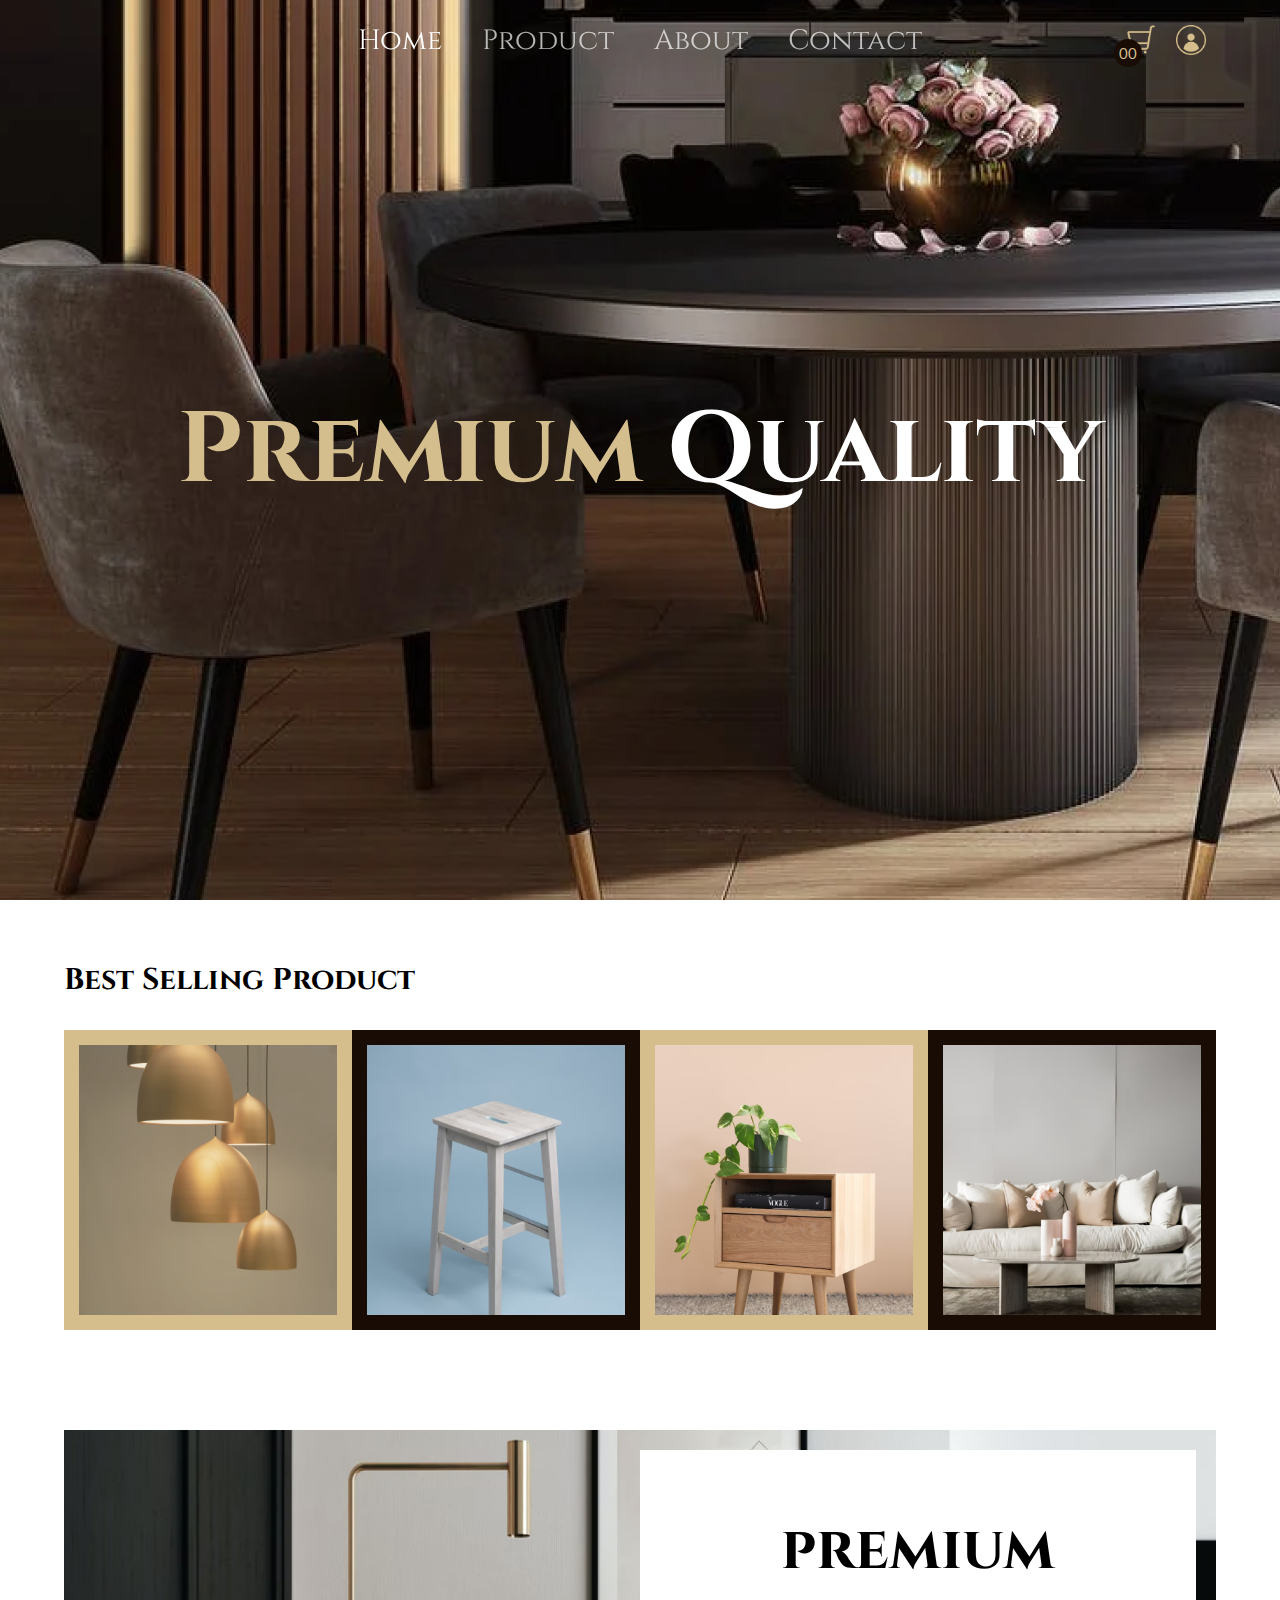
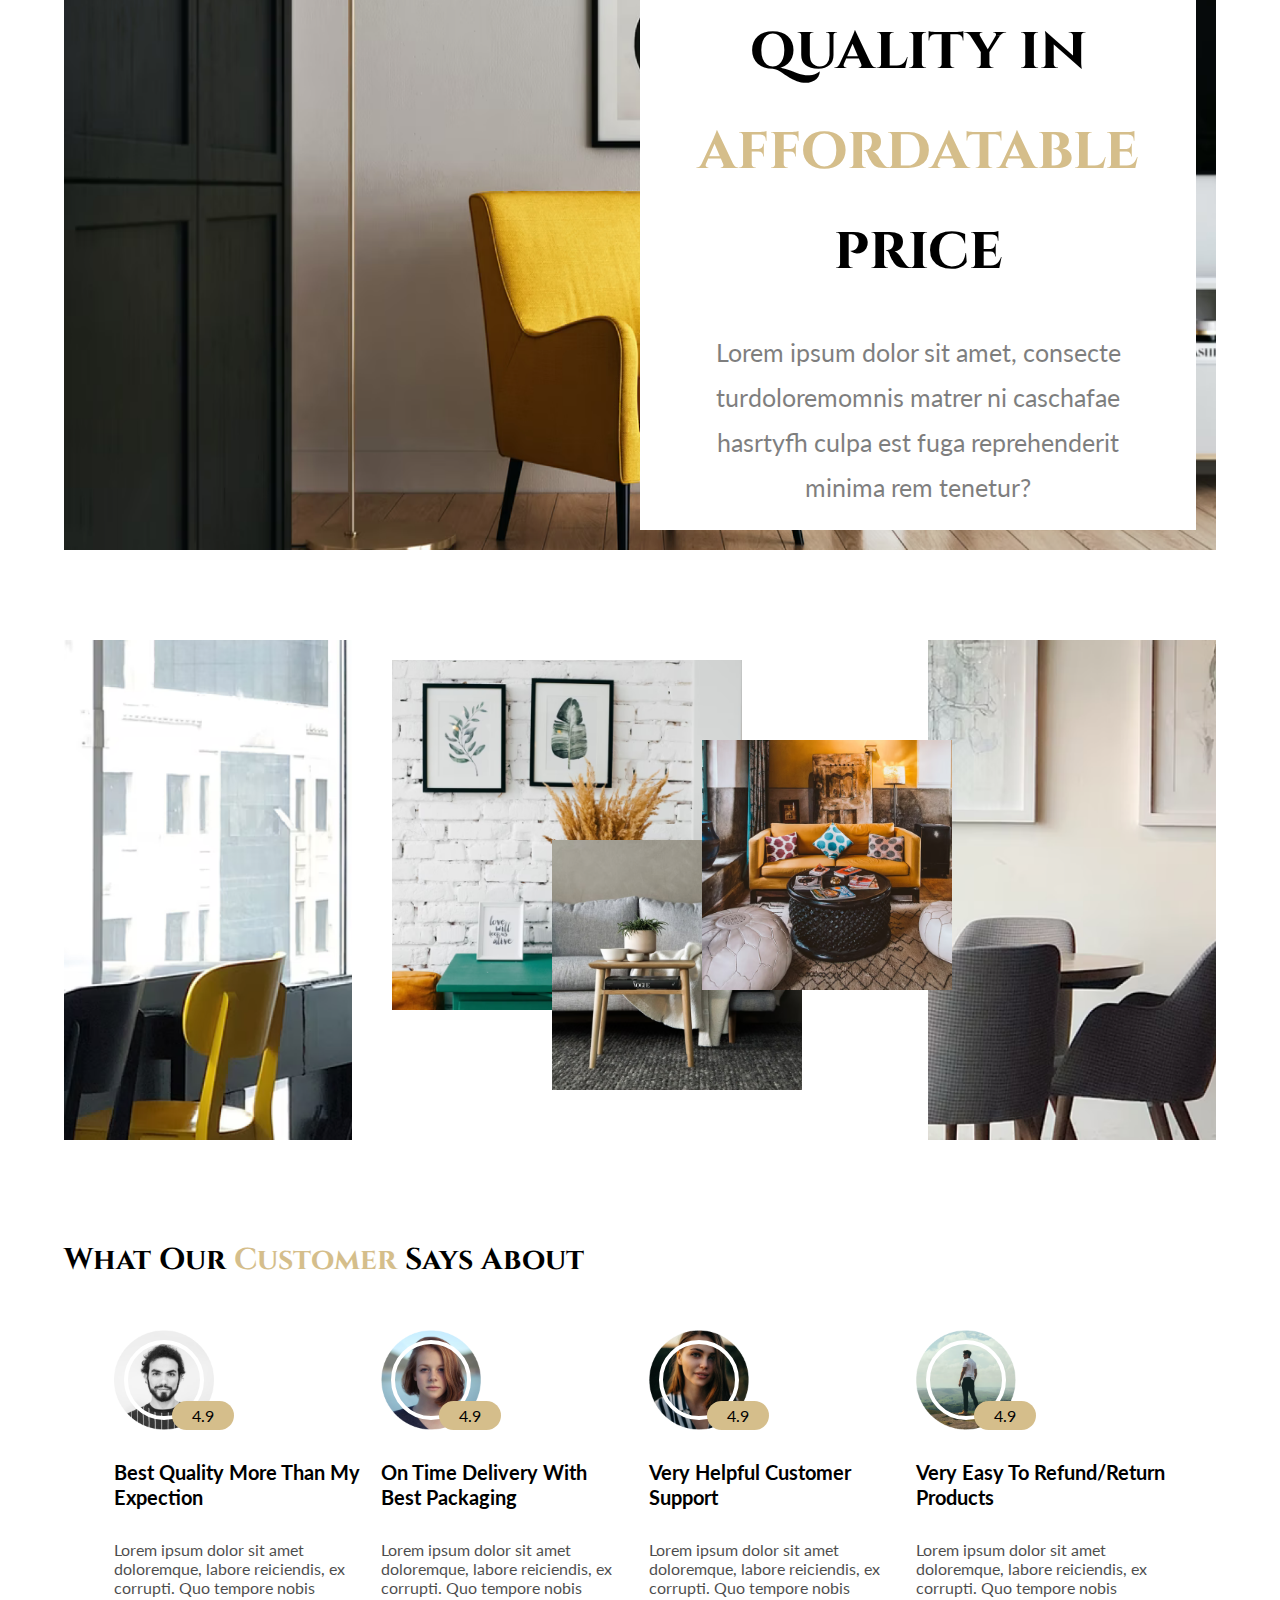
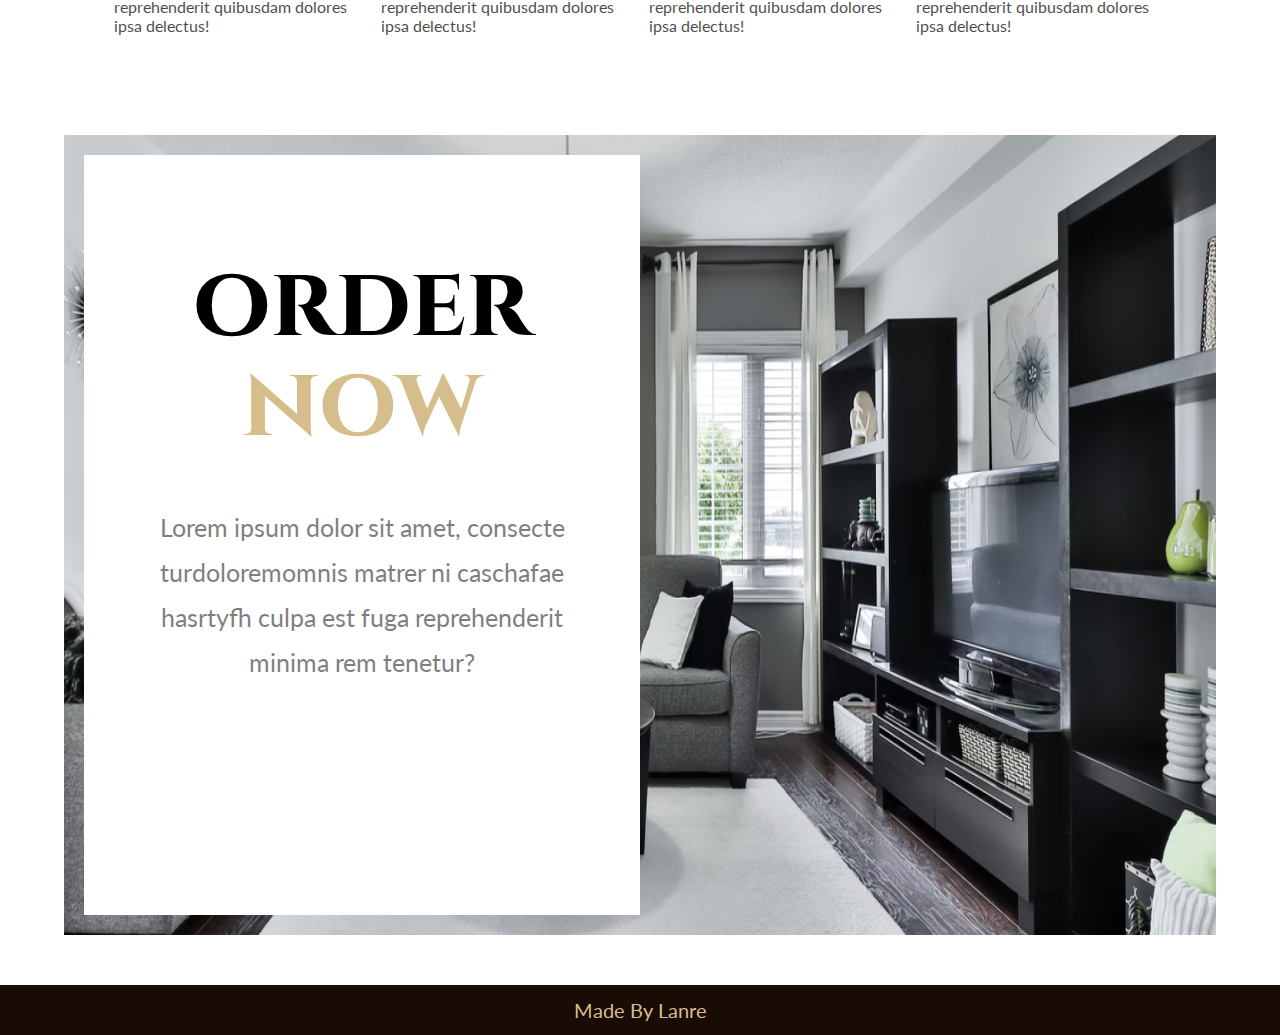
<file: index.html>
<!DOCTYPE html>
<html lang="en">
  <head>
    <meta charset="UTF-8" />
    <meta name="viewport" content="width=device-width, initial-scale=1.0" />
    <title>Online Store - Home Page</title>

    <link rel="preconnect" href="https://fonts.googleapis.com" />
    <link rel="preconnect" href="https://fonts.gstatic.com" crossorigin />
    <link
      href="https://fonts.googleapis.com/css2?family=Cinzel&family=Lato&display=swap"
      rel="stylesheet"
    />
    <link rel="stylesheet" href="style.css" />
  </head>
  <body>
    <!--navbar-->
    <nav class="navbar">
      <ul class="links-container">
        <li class="link-item"><a href="#" class="link active">Home</a></li>
        <li class="link-item"><a href="#" class="link">Product</a></li>
        <li class="link-item"><a href="#" class="link">About</a></li>
        <li class="link-item"><a href="#" class="link">Contact</a></li>
      </ul>

      <div class="user-interactions">
        <div class="cart">
          <img src="assets/cart.png" class="cart-icon" alt="cart icon" />
          <span class="cart-item-count">00</span>
        </div>

        <div class="user">
          <img src="assets/user.png" class="user-icon" alt="" />
        </div>
      </div>
    </nav>

    <!--header-->
    <header class="header-section">
      <h1 class="header-heading"><span>Premium</span> quality</h1>
    </header>

    <!-- best selling products -->
    <section class="best-selling-product-section">
      <h1 class="section-title">Best Selling Product</h1>
      <div class="product-container">
        <div class="product-card">
          <img src="assets/product-1.png" class="product-image" alt="" />
          <p class="product-name">lights &rarr;</p>
        </div>
        <div class="product-card">
          <img src="assets/product-2.png" class="product-image" alt="" />
          <p class="product-name">table &rarr;</p>
        </div>
        <div class="product-card">
          <img src="assets/product-3.png" class="product-image" alt="" />
          <p class="product-name">storage &rarr;</p>
        </div>
        <div class="product-card">
          <img src="assets/product-4.png" class="product-image" alt="" />
          <p class="product-name">sofa &rarr;</p>
        </div>
      </div>
    </section>

    <!--mid section-->
    <section class="mid-section">
      <div class="mid-item-container">
        <img src="assets/bg-2.png" class="section-bg" alt="" />
        <div class="section-info">
          <h1 class="title">
            premium quality in <span>affordatable</span> price
          </h1>
          <p class="info">
            Lorem ipsum dolor sit amet, consecte turdoloremomnis matrer ni
            caschafae hasrtyfh culpa est fuga reprehenderit minima rem tenetur?
          </p>
        </div>
      </div>
    </section>

    <!--image collage section-->
    <section class="image-mid-section">
      <div class="image-collage">
        <div class="image-collection">
          <img src="assets/poster-1.png" class="collage-image" alt="" />
          <img src="assets/poster-2.png" class="collage-image" alt="" />
          <img src="assets/poster-3.png" class="collage-image" alt="" />
        </div>
      </div>
    </section>

    <!-- review section -->
    <section class="review-section">
      <h1 class="section-title">what our <span>customer</span> says about</h1>
      <div class="review-container">
        <div class="review-card">
          <div class="user-dp" data-rating="4.9">
            <img src="assets/user 1.png" alt="" />
          </div>
          <h2 class="review-title">best quality more than my expection</h2>
          <p class="review">
            Lorem ipsum dolor sit amet doloremque, labore reiciendis, ex
            corrupti. Quo tempore nobis reprehenderit quibusdam dolores ipsa
            delectus!
          </p>
        </div>

        <div class="review-card">
          <div class="user-dp" data-rating="4.9">
            <img src="assets/user 2.png" alt="" />
          </div>
          <h2 class="review-title">on time delivery with best packaging</h2>
          <p class="review">
            Lorem ipsum dolor sit amet doloremque, labore reiciendis, ex
            corrupti. Quo tempore nobis reprehenderit quibusdam dolores ipsa
            delectus!
          </p>
        </div>

        <div class="review-card">
          <div class="user-dp" data-rating="4.9">
            <img src="assets/user 3.png" alt="" />
          </div>
          <h2 class="review-title">very helpful customer support</h2>
          <p class="review">
            Lorem ipsum dolor sit amet doloremque, labore reiciendis, ex
            corrupti. Quo tempore nobis reprehenderit quibusdam dolores ipsa
            delectus!
          </p>
        </div>

        <div class="review-card">
          <div class="user-dp" data-rating="4.9">
            <img src="assets/user 4.png" alt="" />
          </div>
          <h2 class="review-title">very easy to refund/return products</h2>
          <p class="review">
            Lorem ipsum dolor sit amet doloremque, labore reiciendis, ex
            corrupti. Quo tempore nobis reprehenderit quibusdam dolores ipsa
            delectus!
          </p>
        </div>
      </div>
    </section>

    <!-- end section -->

    <section class="end-section">
      <div class="mid-item-container">
        <img src="assets/bg-3.png" class="section-bg" alt="" />
        <div class="section-info">
          <h1 class="title">order <span>now</span></h1>
          <p class="info">
            Lorem ipsum dolor sit amet, consecte turdoloremomnis matrer ni
            caschafae hasrtyfh culpa est fuga reprehenderit minima rem tenetur?
          </p>
        </div>
      </div>
    </section>

    <!-- footer -->
    <footer>made by lanre</footer>

    <script src="script.js"></script>
  </body>
</html>
</file>
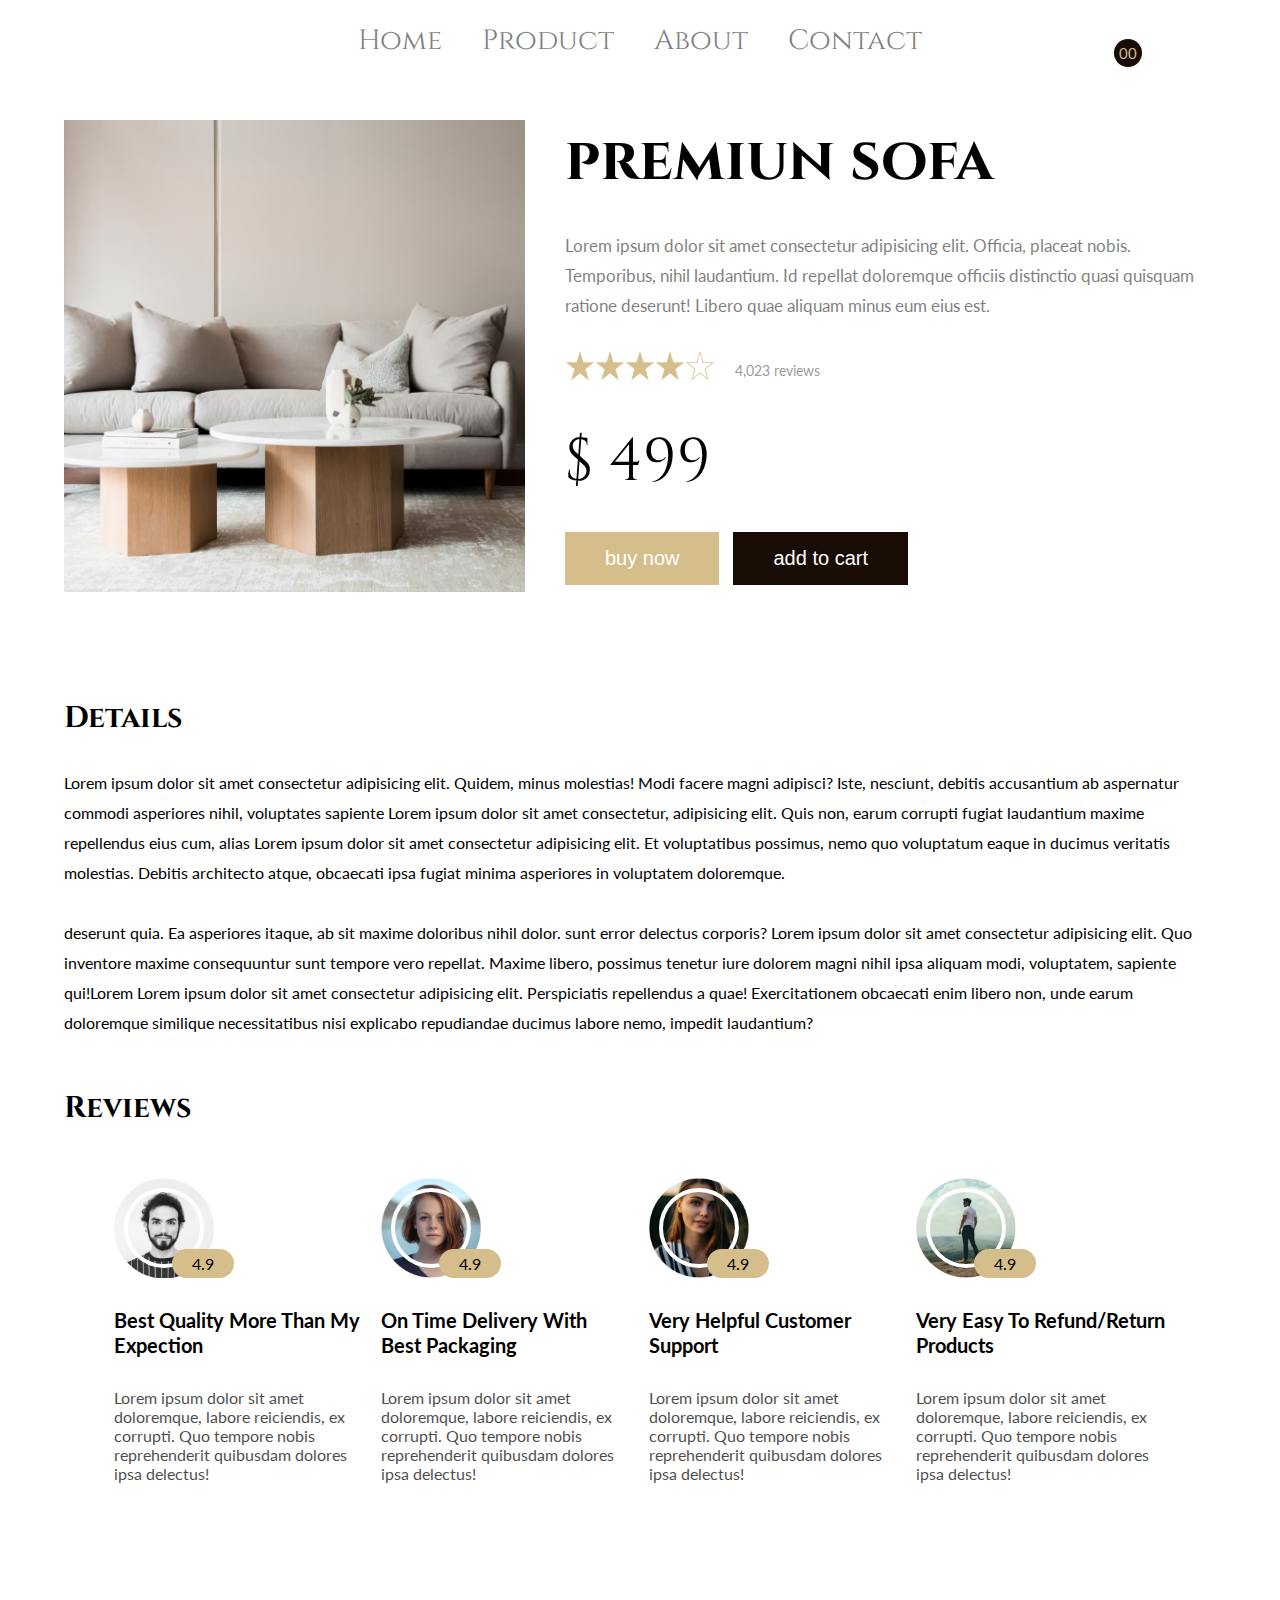
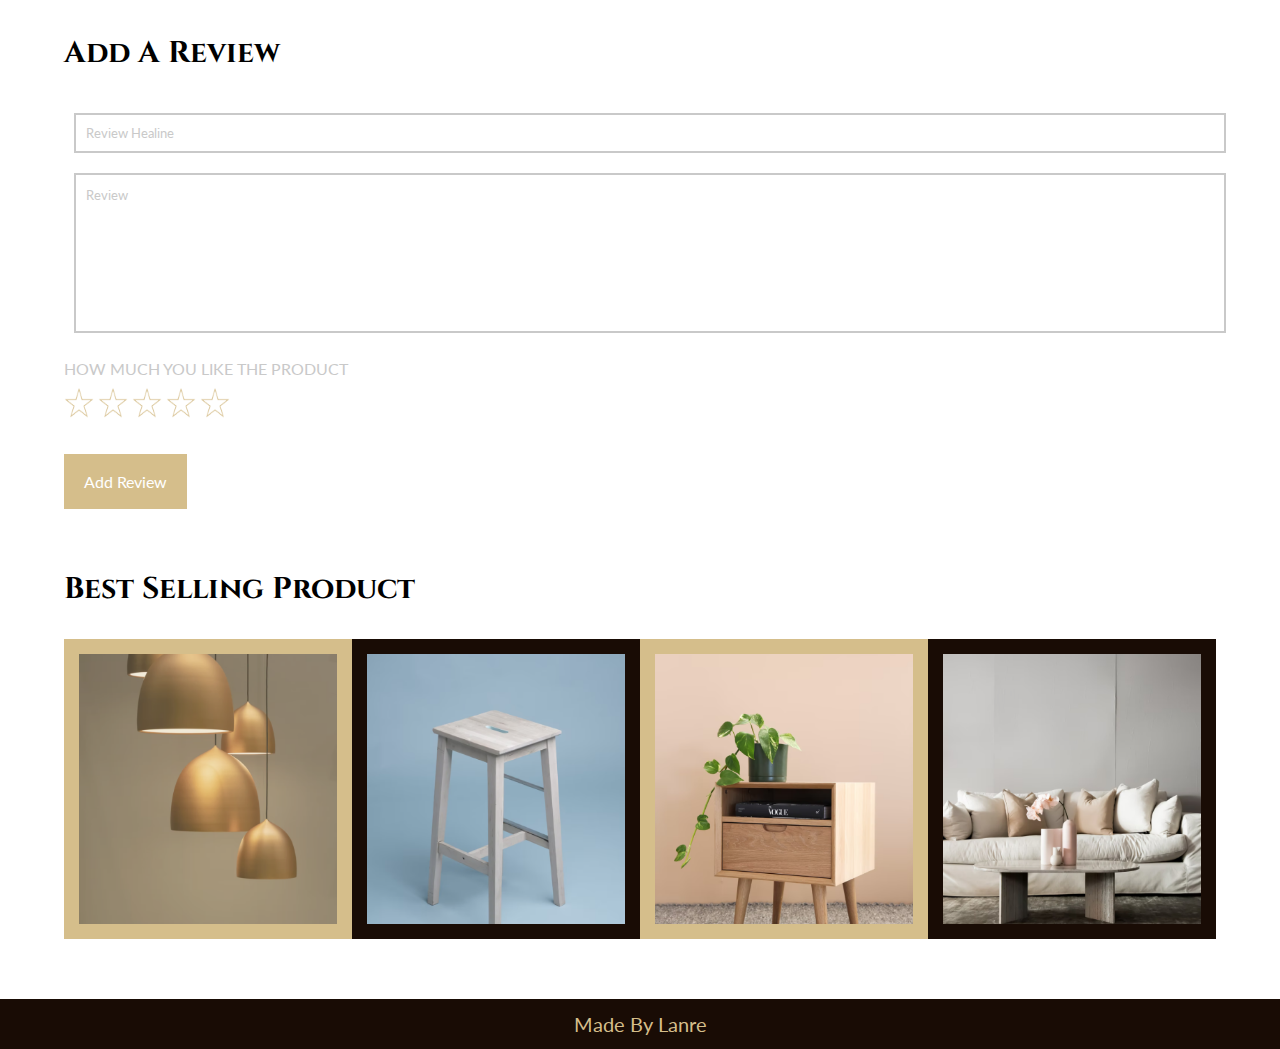
<file: product.html>
<!DOCTYPE html>
<html lang="en">
  <head>
    <meta charset="UTF-8" />
    <meta name="viewport" content="width=device-width, initial-scale=1.0" />
    <title>Online Store - Product Page</title>

    <link rel="stylesheet" href="product.css" />
    <link rel="preconnect" href="https://fonts.googleapis.com" />
    <link rel="preconnect" href="https://fonts.gstatic.com" crossorigin />
    <link
      href="https://fonts.googleapis.com/css2?family=Cinzel&family=Lato&display=swap"
      rel="stylesheet"
    />
    <link rel="stylesheet" href="style.css" />
  </head>
  <body>
    <nav class="navbar bg">
      <ul class="links-container">
        <li class="link-item"><a href="#" class="link active">Home</a></li>
        <li class="link-item"><a href="#" class="link">Product</a></li>
        <li class="link-item"><a href="#" class="link">About</a></li>
        <li class="link-item"><a href="#" class="link">Contact</a></li>
      </ul>

      <div class="user-interactions">
        <div class="cart">
          <img src="assets/cart-white.png" class="cart-icon" alt="cart icon" />
          <span class="cart-item-count">00</span>
        </div>

        <div class="user">
          <img src="assets/user-white.png" class="user-icon" alt="" />
        </div>
      </div>
    </nav>

    <section class="product-section">
      <div class="product-image">
        <img src="assets/product-image.png" alt="" />
      </div>
      <div class="product-detail">
        <h1 class="product-title">premiun sofa</h1>
        <p class="product-des">
          Lorem ipsum dolor sit amet consectetur adipisicing elit. Officia,
          placeat nobis. Temporibus, nihil laudantium. Id repellat doloremque
          officiis distinctio quasi quisquam ratione deserunt! Libero quae
          aliquam minus eum eius est.
        </p>
        <div class="ratings">
          <img src="assets/fill star.png" class="star" alt="" />
          <img src="assets/fill star.png" class="star" alt="" />
          <img src="assets/fill star.png" class="star" alt="" />
          <img src="assets/fill star.png" class="star" alt="" />
          <img src="assets/no fill star.png" class="star" alt="" />
          <span class="rating-count">4,023 reviews</span>
        </div>
        <p class="price">$ 499</p>
        <div class="btn-container">
          <button class="product-btn buy-btn">buy now</button>
          <button class="product-btn cart-btn">add to cart</button>
        </div>
      </div>
    </section>

    <section class="detail-des">
      <h1 class="section-title">details</h1>
      <p class="des">
        Lorem ipsum dolor sit amet consectetur adipisicing elit. Quidem, minus
        molestias! Modi facere magni adipisci? Iste, nesciunt, debitis
        accusantium ab aspernatur commodi asperiores nihil, voluptates sapiente
        Lorem ipsum dolor sit amet consectetur, adipisicing elit. Quis non,
        earum corrupti fugiat laudantium maxime repellendus eius cum, alias
        Lorem ipsum dolor sit amet consectetur adipisicing elit. Et voluptatibus
        possimus, nemo quo voluptatum eaque in ducimus veritatis molestias.
        Debitis architecto atque, obcaecati ipsa fugiat minima asperiores in
        voluptatem doloremque.
        <br /><br />
        deserunt quia. Ea asperiores itaque, ab sit maxime doloribus nihil
        dolor. sunt error delectus corporis? Lorem ipsum dolor sit amet
        consectetur adipisicing elit. Quo inventore maxime consequuntur sunt
        tempore vero repellat. Maxime libero, possimus tenetur iure dolorem
        magni nihil ipsa aliquam modi, voluptatem, sapiente qui!Lorem Lorem
        ipsum dolor sit amet consectetur adipisicing elit. Perspiciatis
        repellendus a quae! Exercitationem obcaecati enim libero non, unde earum
        doloremque similique necessitatibus nisi explicabo repudiandae ducimus
        labore nemo, impedit laudantium?
      </p>
    </section>

    <!-- review section -->
    <section class="review-section">
      <h1 class="section-title">Reviews</h1>
      <div class="review-container">
        <div class="review-card">
          <div class="user-dp" data-rating="4.9">
            <img src="assets/user 1.png" alt="" />
          </div>
          <h2 class="review-title">best quality more than my expection</h2>
          <p class="review">
            Lorem ipsum dolor sit amet doloremque, labore reiciendis, ex
            corrupti. Quo tempore nobis reprehenderit quibusdam dolores ipsa
            delectus!
          </p>
        </div>

        <div class="review-card">
          <div class="user-dp" data-rating="4.9">
            <img src="assets/user 2.png" alt="" />
          </div>
          <h2 class="review-title">on time delivery with best packaging</h2>
          <p class="review">
            Lorem ipsum dolor sit amet doloremque, labore reiciendis, ex
            corrupti. Quo tempore nobis reprehenderit quibusdam dolores ipsa
            delectus!
          </p>
        </div>

        <div class="review-card">
          <div class="user-dp" data-rating="4.9">
            <img src="assets/user 3.png" alt="" />
          </div>
          <h2 class="review-title">very helpful customer support</h2>
          <p class="review">
            Lorem ipsum dolor sit amet doloremque, labore reiciendis, ex
            corrupti. Quo tempore nobis reprehenderit quibusdam dolores ipsa
            delectus!
          </p>
        </div>

        <div class="review-card">
          <div class="user-dp" data-rating="4.9">
            <img src="assets/user 4.png" alt="" />
          </div>
          <h2 class="review-title">very easy to refund/return products</h2>
          <p class="review">
            Lorem ipsum dolor sit amet doloremque, labore reiciendis, ex
            corrupti. Quo tempore nobis reprehenderit quibusdam dolores ipsa
            delectus!
          </p>
        </div>
      </div>
    </section>

    <!-- add a review -->
    <section class="add-review-section">
      <h1 class="section-title">add a review</h1>
      <input type="text" class="review-headline" placeholder="review healine" />
      <textarea placeholder="review" class="review-field"></textarea>
      <p class="rating-text">how much you like the product</p>
      <div class="star-container">
        <img src="assets/no fill star.png" class="rating-star" alt="" />
        <img src="assets/no fill star.png" class="rating-star" alt="" />
        <img src="assets/no fill star.png" class="rating-star" alt="" />
        <img src="assets/no fill star.png" class="rating-star" alt="" />
        <img src="assets/no fill star.png" class="rating-star" alt="" />
      </div>
      <button class="add-review-btn">add review</button>
    </section>

    <!-- similar product -->
    <section class="best-selling-product-section">
      <h1 class="section-title">Best Selling Product</h1>
      <div class="product-container">
        <div class="product-card">
          <img src="assets/product-1.png" class="product-image" alt="" />
          <p class="product-name">lights &rarr;</p>
        </div>
        <div class="product-card">
          <img src="assets/product-2.png" class="product-image" alt="" />
          <p class="product-name">table &rarr;</p>
        </div>
        <div class="product-card">
          <img src="assets/product-3.png" class="product-image" alt="" />
          <p class="product-name">storage &rarr;</p>
        </div>
        <div class="product-card">
          <img src="assets/product-4.png" class="product-image" alt="" />
          <p class="product-name">sofa &rarr;</p>
        </div>
      </div>
    </section>

    <!-- footer -->
    <footer>made by lanre</footer>

    <script src="product.js"></script>
  </body>
</html>
</file>
<file: style.css>
* {
  margin: 0;
  padding: 0;
  box-sizing: border-box;
}

body {
  font-family: "cinzel", serif;
}

img {
  width: 100%;
}

.navbar {
  width: 100%;
  height: 80px;
  position: fixed;
  top: 0;
  left: 0;
  display: flex;
  justify-content: center;
  z-index: 9;
  transition: 0.5s;
}

.navbar.bg {
  background: #fff;
}

.links-container {
  display: flex;
  align-items: center;
  list-style: none;
}

.link-item {
  margin: 10px;
}

.link {
  font-size: 28px;
  color: #fff;
  text-decoration: none;
  padding: 10px;
  opacity: 0.7;
  transition: 0.5s;
}

.navbar.bg .link {
  color: #000;
  opacity: 0.5;
}

.link.active,
.link:hover,
.navbar.bg .link:hover,
.navbar.bg .link:active {
  opacity: 1;
}

.user-interactions {
  display: flex;
  position: absolute;
  right: 5vw;
  top: 50%;
  transform: translateY(-50%);
}

.cart,
.user {
  width: 30px;
  height: 30px;
  position: relative;
  margin: 10px;
  cursor: pointer;
}

.cart-icon,
.user-icon {
  width: 100%;
  height: 100%;
  object-fit: cover;
}

.cart-item-count {
  font-family: "lato", sans-serif;
  color: #d5be8d;
  padding: 5px;
  font-size: 15px;
  border-radius: 50%;
  background: #190c05;
  position: absolute;
  bottom: -12px;
  left: -12px;
}

.header-section {
  width: 100%;
  height: 100vh;
  background: url(assets/header.png);
  background-color: cover;
  display: flex;
  justify-content: center;
  align-items: center;
}

.header-heading {
  font-size: 100px;
  text-transform: capitalize;
  color: #fff;
}

.header-heading span {
  color: #d5be8d;
}

/* best selling products */

.best-selling-product-section {
  position: relation;
  padding: 60px 5vw;
}

.section-title {
  text-transform: capitalize;
  font-size: 30px;
  margin-bottom: 30px;
}

.product-container {
  display: flex;
  justify-content: space-between;
}

.product-card {
  border: 15px solid #d5be8b;
  width: 300px;
  height: 300px;
  overflow: hidden;
  position: relative;
  background: #d5be8b;
}

.product-card:nth-child(even) {
  border-color: #190c05;
  background: #190c05;
}

.product-image {
  width: 100%;
  height: 100%;
  object-fit: cover;
  transition: 0.5s;
}

.product-name {
  position: absolute;
  color: #fff;
  text-transform: capitalize;
  font-family: "lato", sans-serif;
  font-size: 25px;
  bottom: 20px;
  left: 50%;
  transform: translateX(-50%);
  opacity: 0;
  transition: 0.5s;
}

.product-card:hover .product-name {
  opacity: 1;
}

.product-card:hover .product-image {
  opacity: 0.5;
}

/*mid-section*/
.mid-section {
  width: 100%;
  height: 800px;
  padding: 40px 5vw;
}

.mid-item-container {
  width: 100%;
  height: 100%;
  position: relative;
  padding: 20px;
}

.section-bg {
  width: 100%;
  height: 100%;
  position: absolute;
  z-index: -1;
  top: 0;
  left: 0;
}

.section-info {
  width: 50%;
  height: 100%;
  background: #fff;
  display: block;
  margin-left: auto;
  padding: 50px;
  text-align: center;
}

.title {
  font-size: 60px;
  line-height: 100px;
}

.title span {
  color: #d5be8b;
}

.info {
  font-family: "lato", sans-serif;
  font-size: 25px;
  line-height: 45px;
  margin-top: 30px;
  opacity: 0.5;
}

/* image collage */

.image-mid-section {
  width: 100%;
  height: 600px;
  padding: 50px 5vw;
}

.image-collage {
  width: 100%;
  height: 100%;
  background-image: url(assets/bg-1.png);
  background-size: cover;
}

.image-collection {
  position: relative;
  display: block;
  width: 50%;
  height: 100%;
  background: #fff;
  margin: auto;
}

.collage-image {
  position: absolute;
  object-fit: cover;
  transition: 0.5s;
}

.collage-image:nth-child(1) {
  width: 350px;
  height: 350px;
  top: 20px;
  left: 40px;
}

.collage-image:nth-child(2) {
  width: 250px;
  height: 250px;
  top: 200px;
  left: 200px;
}

.collage-image:nth-child(3) {
  width: 250px;
  height: 250px;
  top: 100px;
  left: 350px;
}

.collage-image:hover {
  transform: translateY(-10px);
}

/* review-section */

.review-section {
  padding: 50px 5vw;
}

.section-title span {
  color: #d5be8b;
}

.review-container {
  margin: 50px;
  margin-bottom: 0;
  display: flex;
  justify-content: space-between;
}

.review-card {
  width: 250px;
  height: auto;
  font-family: "lato", sans-serif;
}

.user-dp {
  width: 100px;
  height: 100px;
  border-radius: 50%;
  position: relative;
}

.user-dp img {
  width: 100%;
  height: 100%;
  object-fit: cover;
}

.user-dp::before {
  content: "";
  position: absolute;
  top: 10px;
  left: 10px;
  right: 10px;
  bottom: 10px;
  border: 4px solid #fff;
  border-radius: 50%;
}

.user-dp::after {
  content: attr(data-rating);
  position: absolute;
  bottom: 0;
  right: -20px;
  padding: 5px 20px;
  border-radius: 20px;
  background: #d5be8b;
}

.review-title {
  font-size: 20px;
  line-height: 25px;
  margin: 30px 0;
  text-transform: capitalize;
}

.review {
  opacity: 0.7;
}

.end-section {
  padding: 50px 5vw;
}

.end-section .mid-item-container {
  height: 800px;
}

.end-section .section-info {
  margin: 0;
}

.end-section .title {
  font-size: 100px;
  line-break: 150px;
  margin: 50px;
}

footer {
  font-family: "lato", san-serif;
  color: #d5be8b;
  background: #190c05;
  width: 100%;
  height: 50px;
  line-height: 50px;
  text-align: center;
  text-transform: capitalize;
  font-size: 20px;
}
</file>
<file: product.css>
.product-section {
  width: 100%;
  margin-top: 120px;
  padding: 0px 5vw;
  display: flex;
  gap: 40px;
}
img {
  width: 100%;
}

.product-image {
  width: 70%;
  height: 600px;
  object-fit: cover;
}

.product-title {
  font-size: 60px;
}

.product-des {
  margin: 30px 0;
  font-family: "lato", sans-serif;
  opacity: 0.5;
  font-size: 17px;
  line-height: 30px;
}

.ratings {
  display: flex;
}

.ratings .star {
  width: 30px;
  height: 30px;
}

.rating-count {
  font-family: "lato", sans-serif;
  opacity: 0.4;
  font-size: 14px;
  line-height: 40px;
  margin-left: 20px;
}

.price {
  font-size: 60px;
  margin: 30px 0;
}

.product-btn {
  padding: 15px 40px;
  border: none;
  color: #fff;
  outline: none;
  margin-right: 10px;
  font-size: 20px;
  cursor: pointer;
  text-align: capitalize;
}

.buy-btn {
  background-color: #d5be8b;
}

.cart-btn {
  background-color: #190c05;
}

.detail-des,
.review-section,
.add-review-section {
  width: 100%;
  padding: 100px 5vw 0;
}

.des {
  font-family: "lato", sans-serif;
  line-height: 30px;
}

.review-headline,
.review-field {
  width: 100%;
  height: 40px;
  border: 2px solid #c9c9c9;
  margin: 10px;
  padding: 10px;
  line-height: 40px;
  font-family: "lato", sans-serif;
  color: #000;
  outline: none;
  text-transform: capitalize;
}

::placeholder {
  color: #c9c9c9;
}

.review-field {
  height: 160px;
  resize: none;
  padding: 0 10px;
}

.review-headline:focus,
.review-field:focus {
  border-color: #d5be8b;
}

.review-headline:focus::placeholder,
.review-field:focus::placeholder {
  color: #d5be8b;
}

.rating-text {
  font-family: "lato";
  color: #c9c9c9;
  text-transform: uppercase;
  margin: 10px 0;
}

.rating-star {
  width: 30px;
  height: 30px;
  cursor: pointer;
}

.add-review-btn {
  border: none;
  outline: none;
  background: #d5be8b;
  padding: 18px 20px;
  color: #fff;
  font-family: "lato", sans-serif;
  font-size: 16px;
  text-transform: capitalize;
  margin-top: 30px;
  cursor: pointer;
}
</file>
